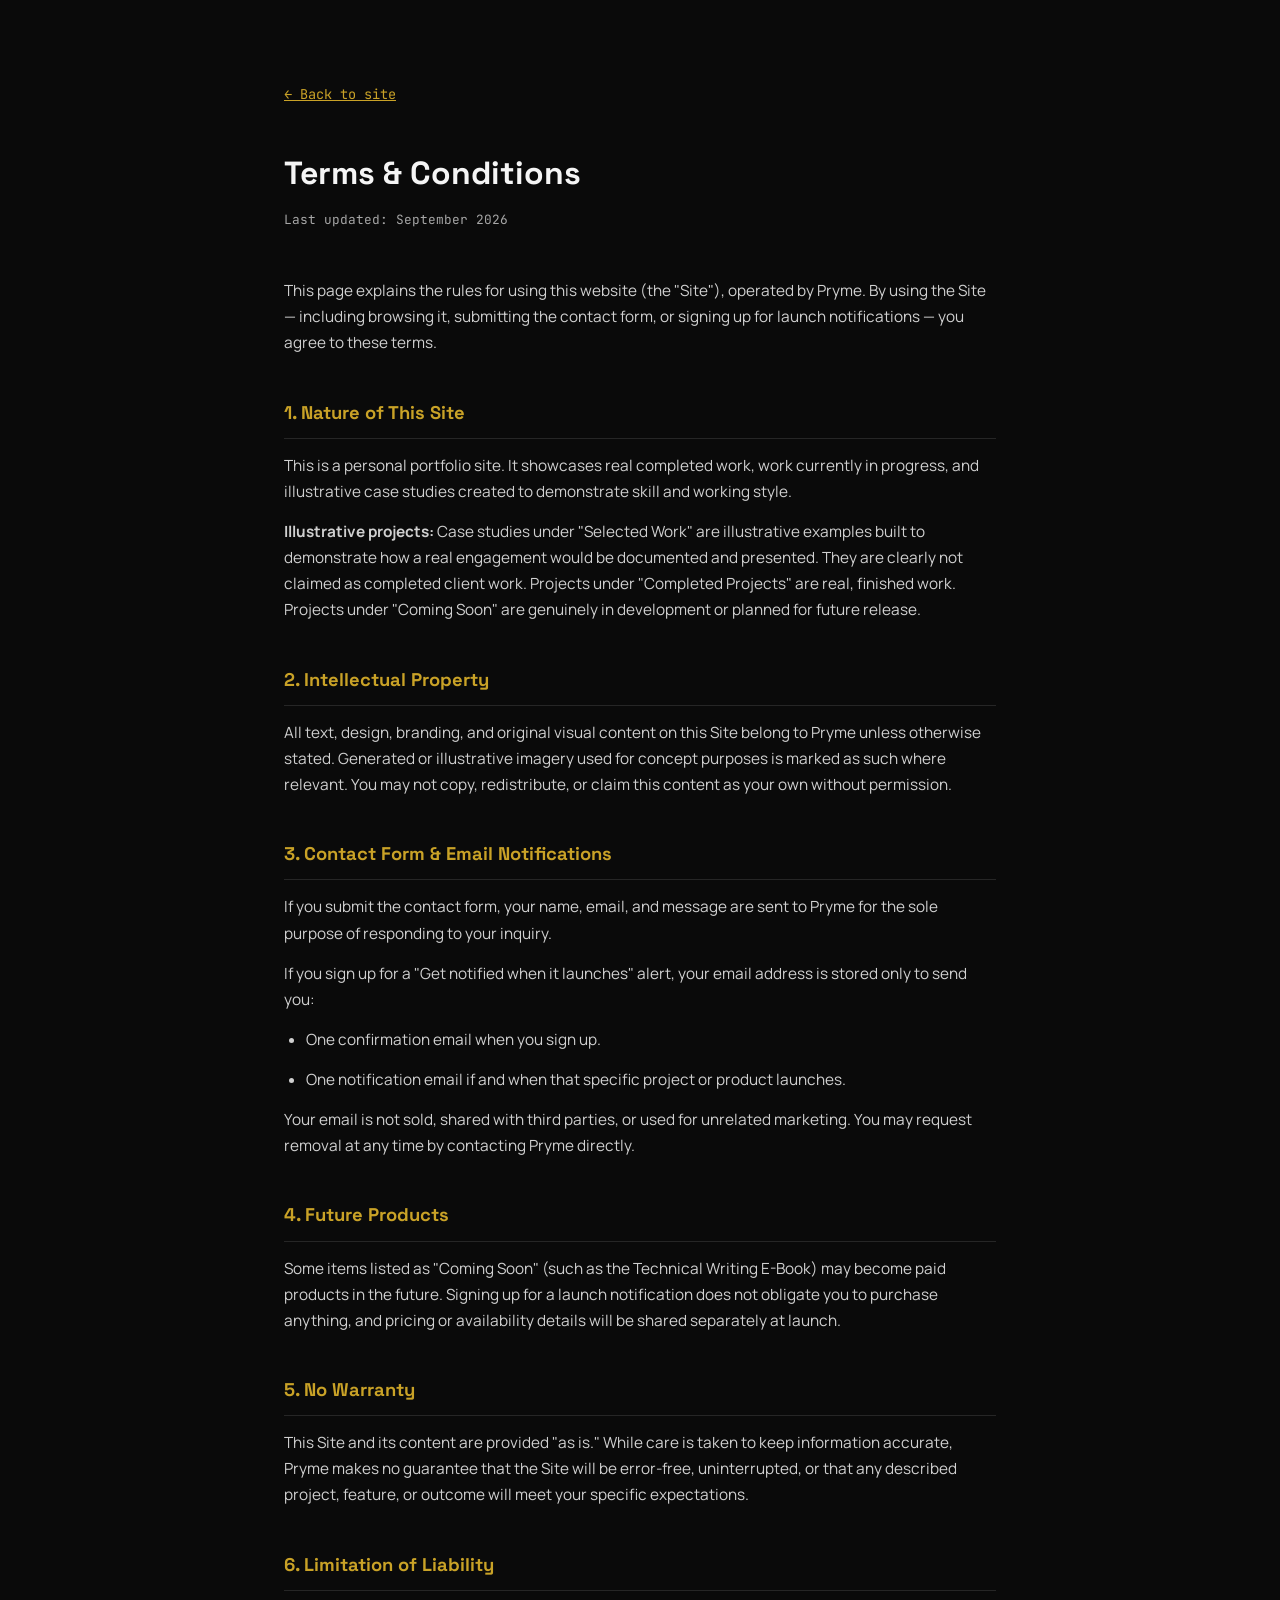
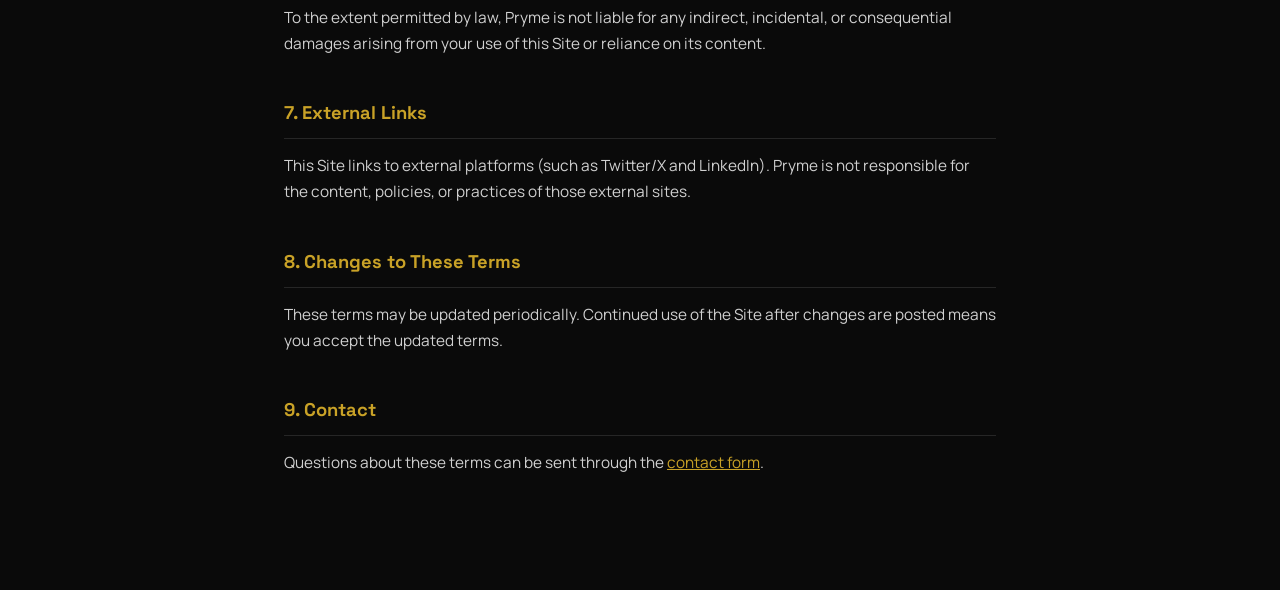
<file: terms.html>
<!DOCTYPE html>
<html lang="en">
<head>
<meta charset="UTF-8" />
<meta name="viewport" content="width=device-width, initial-scale=1.0" />
<title>Terms & Conditions — Pryme</title>
<link href="https://fonts.googleapis.com/css2?family=Space+Grotesk:wght@500;600;700&family=Manrope:wght@400;500;600;700&family=JetBrains+Mono:wght@400;500&display=swap" rel="stylesheet">
<style>
  :root{
    --black:#0A0A0A; --charcoal:#151515; --silver:#A7A7A7; --lsilver:#D0D0D0;
    --white:#F5F5F5; --gold:#C9A227; --gold-dim:#8f7420; --rule: rgba(167,167,167,0.18);
  }
  *{margin:0;padding:0;box-sizing:border-box;}
  body{background:var(--black); color:var(--white); font-family:'Manrope',sans-serif; line-height:1.7;}
  h1,h2{font-family:'Space Grotesk',sans-serif;}
  a{color:var(--gold);}
  .wrap{max-width:760px; margin:0 auto; padding:80px 24px 100px;}
  h1{font-size:2rem; margin-bottom:8px;}
  .updated{font-family:'JetBrains Mono',monospace; font-size:0.8rem; color:var(--silver); margin-bottom:48px;}
  h2{font-size:1.15rem; color:var(--gold); margin:40px 0 14px; padding-bottom:10px; border-bottom:1px solid var(--rule);}
  p, li{color:var(--lsilver); font-size:0.96rem; margin-bottom:14px;}
  ul{padding-left:22px; margin-bottom:14px;}
  .back{display:inline-block; margin-bottom:40px; font-family:'JetBrains Mono',monospace; font-size:0.85rem;}
</style>
</head>
<body>
<div class="wrap">
  <a href="/" class="back">← Back to site</a>
  <h1>Terms &amp; Conditions</h1>
  <div class="updated">Last updated: September 2026</div>

  <p>This page explains the rules for using this website (the "Site"), operated by Pryme. By using the Site — including browsing it, submitting the contact form, or signing up for launch notifications — you agree to these terms.</p>

  <h2>1. Nature of This Site</h2>
  <p>This is a personal portfolio site. It showcases real completed work, work currently in progress, and illustrative case studies created to demonstrate skill and working style.</p>
  <p><strong>Illustrative projects:</strong> Case studies under "Selected Work" are illustrative examples built to demonstrate how a real engagement would be documented and presented. They are clearly not claimed as completed client work. Projects under "Completed Projects" are real, finished work. Projects under "Coming Soon" are genuinely in development or planned for future release.</p>

  <h2>2. Intellectual Property</h2>
  <p>All text, design, branding, and original visual content on this Site belong to Pryme unless otherwise stated. Generated or illustrative imagery used for concept purposes is marked as such where relevant. You may not copy, redistribute, or claim this content as your own without permission.</p>

  <h2>3. Contact Form &amp; Email Notifications</h2>
  <p>If you submit the contact form, your name, email, and message are sent to Pryme for the sole purpose of responding to your inquiry.</p>
  <p>If you sign up for a "Get notified when it launches" alert, your email address is stored only to send you:</p>
  <ul>
    <li>One confirmation email when you sign up.</li>
    <li>One notification email if and when that specific project or product launches.</li>
  </ul>
  <p>Your email is not sold, shared with third parties, or used for unrelated marketing. You may request removal at any time by contacting Pryme directly.</p>

  <h2>4. Future Products</h2>
  <p>Some items listed as "Coming Soon" (such as the Technical Writing E-Book) may become paid products in the future. Signing up for a launch notification does not obligate you to purchase anything, and pricing or availability details will be shared separately at launch.</p>

  <h2>5. No Warranty</h2>
  <p>This Site and its content are provided "as is." While care is taken to keep information accurate, Pryme makes no guarantee that the Site will be error-free, uninterrupted, or that any described project, feature, or outcome will meet your specific expectations.</p>

  <h2>6. Limitation of Liability</h2>
  <p>To the extent permitted by law, Pryme is not liable for any indirect, incidental, or consequential damages arising from your use of this Site or reliance on its content.</p>

  <h2>7. External Links</h2>
  <p>This Site links to external platforms (such as Twitter/X and LinkedIn). Pryme is not responsible for the content, policies, or practices of those external sites.</p>

  <h2>8. Changes to These Terms</h2>
  <p>These terms may be updated periodically. Continued use of the Site after changes are posted means you accept the updated terms.</p>

  <h2>9. Contact</h2>
  <p>Questions about these terms can be sent through the <a href="/#contact">contact form</a>.</p>
</div>
</body>
</html>
</file>
